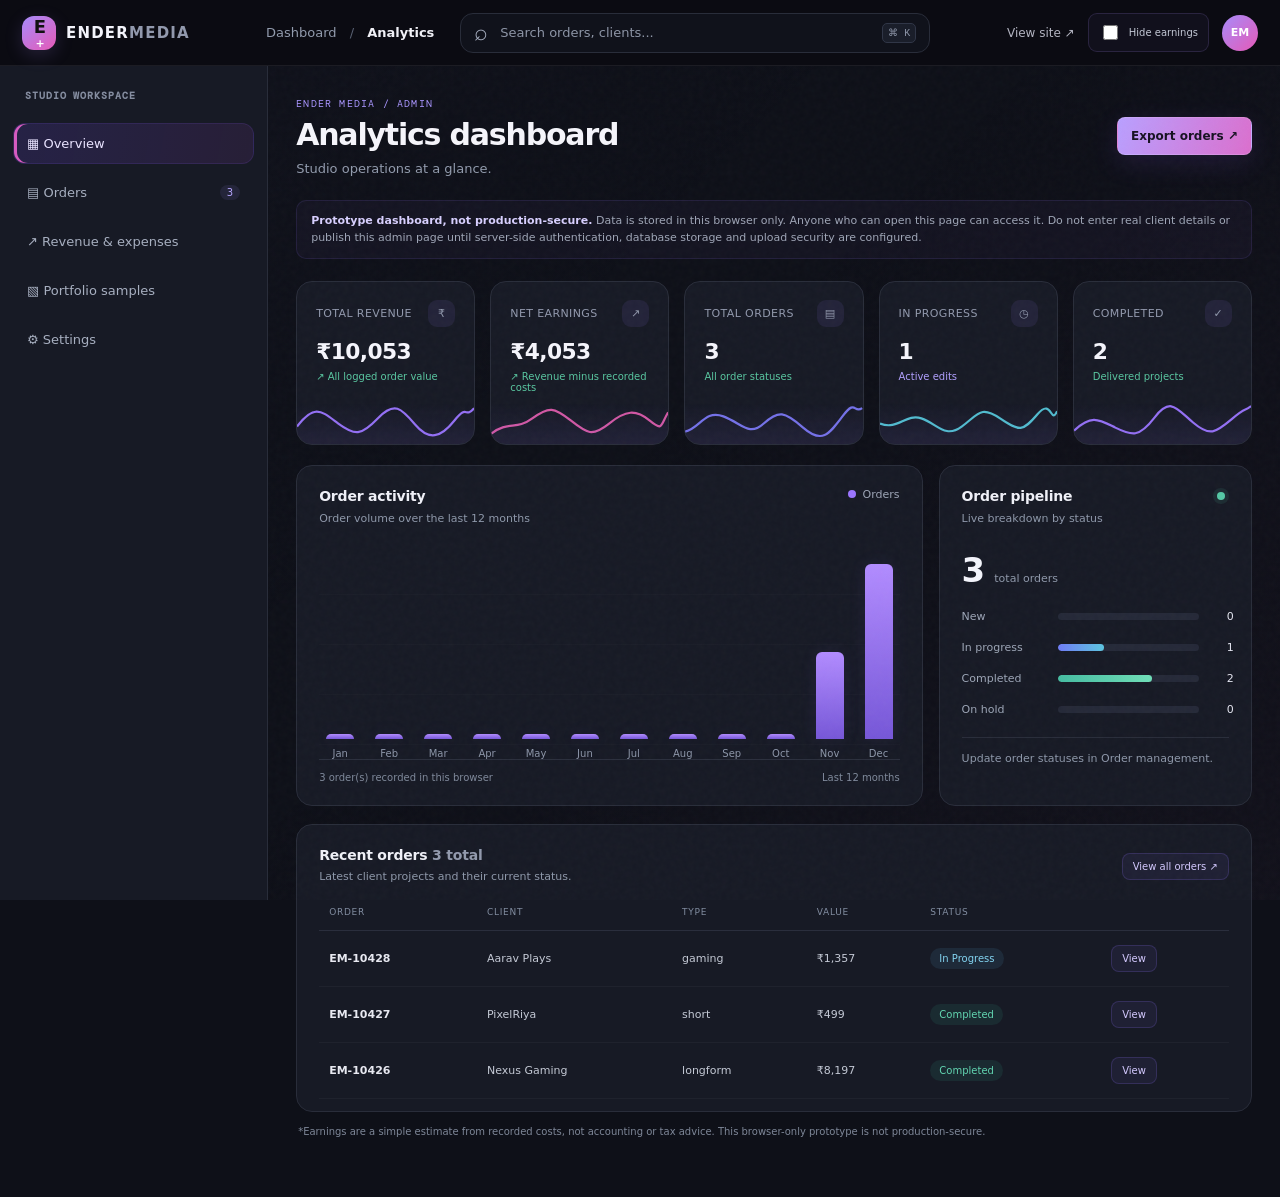
<file: admin.html>
<!doctype html><html lang="en"><head><meta charset="utf-8"><meta name="viewport" content="width=device-width,initial-scale=1"><title>Studio dashboard — Ender Media</title><link rel="stylesheet" href="styles.css"><style>.mini-btn{background:#242438;border:1px solid #3a3b50;color:#d6ceff;border-radius:5px;padding:6px 8px;font-size:9px;cursor:pointer}.expense-input,.allorders select{background:#0b0c12;color:white;border:1px solid #303241;padding:6px;border-radius:5px;width:80px}.detail-grid{display:grid;grid-template-columns:1fr 1fr;gap:10px}.detail-grid p{margin:0;padding:10px;background:#0b0c12;border-radius:7px}.detail-grid small,.detail-grid b{display:block}.detail-grid small{font-size:9px;color:#85899b;margin-bottom:6px}.detail-grid b{font-size:11px;overflow-wrap:anywhere}.modal{position:fixed;inset:0;background:#000b;z-index:30;display:grid;place-items:center;padding:18px}.modal[hidden]{display:none}.modalbox{width:min(700px,100%);max-height:85vh;overflow:auto;background:#11131c;border:1px solid #38394b;border-radius:12px;padding:24px}.modalhead{display:flex;justify-content:space-between;align-items:center;margin-bottom:20px}.modalhead button{background:none;border:0;color:white;font-size:22px;cursor:pointer}.sample-admin{display:flex;align-items:center;gap:12px;border-bottom:1px solid var(--line);padding:12px 0;font-size:11px}.sample-admin small{color:var(--muted);flex:1}.allorders select{width:100px}.chartfake{height:130px;display:flex;align-items:end;gap:10px;padding:10px 0 0;border-bottom:1px solid var(--line)}.chartfake i{flex:1;background:linear-gradient(#a78bfa,#a78bfa22);border-radius:5px 5px 0 0;min-height:12px}.admin-content[hidden]{display:none!important}</style>
<style>
/* Premium dashboard refinement */
body:has(.admin-layout){background:radial-gradient(ellipse at 78% 0%,#24183b 0%,#0b0c12 42%);color:#f6f4ff}
body:has(.admin-layout) .nav{background:#0b0c12e8;backdrop-filter:blur(18px);border-bottom:1px solid #ffffff12}
.admin-layout{grid-template-columns:238px minmax(0,1fr)}
.sidebar{background:linear-gradient(180deg,#11111b,#0b0c12);padding:28px 15px}
.sidebar small{display:block;padding:10px 12px 16px;color:#8c86a7}
.side-link{padding:13px 14px;border:1px solid transparent;transition:background .2s,border-color .2s,transform .2s}
.side-link:hover{transform:translateX(2px);border-color:#a78bfa20}
.side-link.active{background:linear-gradient(100deg,#a78bfa22,#6de7e008);border-color:#a78bfa38;box-shadow:inset 3px 0 #a78bfa;color:#f0eaff}
.admin-main{padding:38px clamp(18px,3vw,42px)}
.admin-head{align-items:flex-start}
.admin-head h1{font-size:clamp(30px,3vw,42px);letter-spacing:-1.8px;background:linear-gradient(100deg,#fff,#c6b4ff 70%,#8fe8ee);-webkit-background-clip:text;background-clip:text;color:transparent}
.admin-head .eyebrow{margin-bottom:10px}
.stat,.panel{background:linear-gradient(145deg,#171824eF,#101119f7);border-color:#ffffff12;box-shadow:0 14px 45px #00000015;transition:transform .22s,border-color .22s,box-shadow .22s}
.stat:hover{transform:translateY(-3px);border-color:#a78bfa4a;box-shadow:0 18px 48px #00000028}
.stat span{font-size:11px}
.stat strong{font-size:clamp(23px,2.2vw,31px);margin:15px 0 9px}
.panel{padding:23px;border-radius:15px}
.panel h3{font-size:14px}
table{font-size:11px}
th{font-size:9px;letter-spacing:.08em;padding:14px 10px}
td{padding:15px 10px}
.mini-btn{padding:8px 11px;border-radius:7px;background:#a78bfa12;border-color:#a78bfa38;color:#e6dcff;transition:all .2s}
.mini-btn:hover{background:#a78bfa2c;border-color:#a78bfa88;transform:translateY(-1px)}
.btn{box-shadow:0 8px 28px #8b5cf622}
.toggle{padding:10px 13px;border:1px solid #a78bfa2b;border-radius:9px;background:#a78bfa0b;min-height:36px}
.toggle input{width:15px;height:15px}
.hiddenmoney .money{filter:blur(9px);opacity:.55;transition:filter .2s;user-select:none}
.hiddenmoney .money:hover{filter:blur(12px)}
.hiddenmoney .stat strong.money::after{content:'HIDDEN';font:9px 'DM Mono';letter-spacing:1px;color:#b9a5ff;filter:none;display:inline-block;margin-left:10px;vertical-align:middle}
.modal{backdrop-filter:blur(9px)}
.modalbox{border-radius:18px;box-shadow:0 30px 100px #0009;background:linear-gradient(145deg,#191a28,#0f1017);border-color:#a78bfa38}
.modalhead button{width:36px;height:36px;border:1px solid #ffffff20;border-radius:9px;background:#ffffff08;transition:all .2s}
.modalhead button:hover{background:#ff77771b;border-color:#ff777766;color:#ffb0b0}
.detail-grid p{background:#0c0d14;border:1px solid #ffffff0c}
.demo-note{border-radius:11px}
@media(max-width:850px){.admin-layout{grid-template-columns:1fr}.admin-main{padding:22px}.sidebar{padding:10px}.side-link{flex-shrink:0}}
</style>

<style>
/* Analytics reference redesign — Ender Media */
:root{--dash-bg:#0e1018;--dash-card:#171a25;--dash-line:#272b39;--dash-muted:#929bad;--dash-purple:#9272ff;--dash-pink:#e65ab7;--dash-cyan:#58c9df}
body:has(.admin-layout){margin:0;background:var(--dash-bg);color:#f3f4fb;font-family:Inter,ui-sans-serif,system-ui,-apple-system,"Segoe UI",sans-serif}
.dashboard-topbar{height:66px;box-sizing:border-box;position:sticky;top:0;z-index:20;display:flex;align-items:center;gap:26px;padding:0 22px;background:#171a25;border-bottom:1px solid #292d3a;box-shadow:none}
.dashboard-topbar .brand{flex:0 0 218px;min-width:180px;gap:10px;font-size:15px}
.dashboard-topbar .brandmark{width:34px;height:34px;border-radius:12px;background:linear-gradient(140deg,#a78bfa,#e65ab7);box-shadow:0 5px 18px #a78bfa2b}
.crumbs{white-space:nowrap;color:#929bad;font-size:13px}.crumbs span{padding:0 9px;color:#596173}.crumbs b{color:#f1f1f7;font-weight:600}
.dashboard-search{display:flex;align-items:center;gap:10px;max-width:470px;flex:1;height:40px;padding:0 13px;border:1px solid #292d3a;border-radius:13px;background:#10121b;color:#a7afc0}.dashboard-search>span{font-size:23px;line-height:1}.dashboard-search input{width:100%;min-width:0;border:0;outline:0;background:transparent;color:#f4f5fc;font:inherit;font-size:13px}.dashboard-search input::placeholder{color:#8d95a6}.dashboard-search kbd{white-space:nowrap;font-size:10px;color:#8e96a9;border:1px solid #303647;border-radius:5px;padding:3px 5px;background:#1a1e2a}
.dashboard-topbar .navright{margin-left:auto;display:flex;align-items:center;gap:13px}.dashboard-topbar .textlink{font-size:12px;white-space:nowrap}.dashboard-topbar .toggle{font-size:10px;white-space:nowrap;padding:8px 10px;min-height:0}.avatar{display:grid;place-items:center;width:36px;height:36px;border-radius:50%;font-size:11px;font-weight:800;background:linear-gradient(135deg,#a78bfa,#e65ab7);color:#fff}
.admin-layout{display:block!important;min-height:calc(100vh - 66px)}
.sidebar{position:fixed;z-index:15;left:0;top:66px;bottom:0;width:268px;box-sizing:border-box;overflow:auto;padding:23px 13px;background:#171a25;border-right:1px solid #292d3a;display:flex;flex-direction:column;gap:4px}
.sidebar small{padding:0 12px 13px;color:#858da0;font-size:10px;font-weight:700;letter-spacing:.09em}
.side-link{display:flex;align-items:center;gap:12px;width:100%;box-sizing:border-box;padding:12px 13px;border-radius:12px;text-align:left;background:transparent;color:#a7afc0;border:1px solid transparent;font-size:13px;transition:background .18s,color .18s,border .18s;cursor:pointer}
.side-link:hover{transform:none;background:#ffffff07;border-color:#ffffff0a;color:#fff}.side-link.active{background:linear-gradient(100deg,#6d4de72c,#b44bd41b);border-color:#7754e326;box-shadow:inset 3px 0 #d65bc0;color:#e9e3ff}
.side-link span{margin-left:auto;font-size:10px;color:#b7a6ff;background:#a78bfa19;border-radius:20px;padding:2px 7px}
.admin-main{margin-left:268px;padding:31px clamp(20px,2.2vw,38px) 45px;max-width:1800px}
.admin-head{display:flex;align-items:center;justify-content:space-between;gap:20px;margin:0 0 24px}.admin-head .eyebrow{font-size:10px;letter-spacing:.12em;color:#a995ff;margin-bottom:8px}.admin-head h1{font-size:30px;line-height:1.15;letter-spacing:-1.2px;background:none;color:#f5f5fb;-webkit-text-fill-color:currentColor;margin:0 0 8px}.admin-head p{margin:0;color:#929bad;font-size:13px}.admin-head .btn{flex-shrink:0}
.demo-note{font-size:11px;line-height:1.6;padding:11px 14px;margin-bottom:22px;border:1px solid #6d5bc52b;background:#a78bfa0a;color:#9fa6b7;border-radius:10px}.demo-note b{color:#d8d0ff}
.analytics-stats{display:grid;grid-template-columns:repeat(5,minmax(0,1fr));gap:15px;margin-bottom:20px}
.analytics-stats .stat{position:relative;overflow:hidden;min-width:0;min-height:164px;padding:18px 19px 12px;background:#171a25;border:1px solid #292d3a;border-radius:16px;box-shadow:none}
.analytics-stats .stat:hover{transform:translateY(-2px);background:#1a1d2a;border-color:#45405f;box-shadow:0 10px 30px #0002}
.stat-label{display:flex;justify-content:space-between;align-items:center;gap:8px;color:#9ca5b6;font-size:11px;text-transform:uppercase;letter-spacing:.035em}.stat-icon{display:grid;place-items:center;width:27px;height:27px;border-radius:9px;background:#9a7bff17;color:#b7a4ff;font-size:14px}
.analytics-stats .stat strong{display:block;margin:12px 0 7px;font-size:clamp(21px,1.7vw,28px);font-weight:700;letter-spacing:-.6px;color:#f5f5fc;white-space:nowrap;overflow:hidden;text-overflow:ellipsis}
.analytics-stats .stat small{display:block;position:relative;z-index:2;font-size:10px;color:#8e98aa}.stat-trend.positive{color:#59c7a1!important}.stat-trend.neutral{color:#b1a0ff!important}
.sparkline{position:absolute;left:0;right:0;bottom:0;height:43px;opacity:.95;pointer-events:none}.sparkline:after{content:"";position:absolute;inset:0;background:linear-gradient(0deg,#9272ff18,transparent)}.sparkline svg{width:100%;height:100%;overflow:visible}.sparkline path{fill:none;stroke:#9b75ff;stroke-width:2.2;vector-effect:non-scaling-stroke}.sparkline.pink path{stroke:#df5ba9}.sparkline.blue path{stroke:#7977f3}.sparkline.cyan path{stroke:#53c8d8}
.analytics-grid{display:grid;grid-template-columns:minmax(0,1.8fr) minmax(270px,.9fr);gap:16px;margin-bottom:18px}
.panel{padding:22px;background:#171a25;border:1px solid #292d3a;border-radius:16px;box-shadow:none}.panel h3{margin:0;color:#f0f1f8;font-size:14px;font-weight:650;letter-spacing:-.2px}.panel .hint{font-size:11px;line-height:1.6;color:#8e98aa}.panel-title-row{display:flex;justify-content:space-between;align-items:flex-start;gap:12px;margin-bottom:18px}.panel-title-row .hint{margin:6px 0 0}.chart-legend{display:flex;align-items:center;gap:7px;color:#9fa7b8;font-size:11px}.chart-legend i{width:8px;height:8px;border-radius:50%;background:#9b75ff}
.order-chart{height:215px;display:flex;align-items:stretch;gap:clamp(5px,1vw,14px);padding:12px 3px 0;border-bottom:1px solid #2b2f3d;background:repeating-linear-gradient(to bottom,transparent 0,transparent 49px,#ffffff08 50px)}
.chart-month{flex:1;min-width:0;display:flex;flex-direction:column;align-items:center;justify-content:flex-end;gap:9px;color:#8d96a9;font-size:10px}.chart-month .bar-stack{width:min(100%,28px);height:175px;display:flex;align-items:flex-end;justify-content:center}.chart-month .bar-value{width:100%;min-height:4px;border-radius:6px 6px 0 0;background:linear-gradient(180deg,#b28cff,#7657d8);box-shadow:0 0 18px #9473ff17;transition:height .3s}.chart-month .bar-value:hover{filter:brightness(1.25)}
.chart-foot{display:flex;justify-content:space-between;gap:12px;margin-top:12px;color:#7f899b;font-size:10px}
.pipeline-total{display:flex;align-items:baseline;gap:10px;padding:5px 0 20px}.pipeline-total strong{font-size:34px;letter-spacing:-1px}.pipeline-total span{font-size:11px;color:#8f98aa}
.pipeline-bars{display:flex;flex-direction:column;gap:18px}.pipeline-panel .barrow{display:grid;grid-template-columns:86px minmax(40px,1fr) 20px;align-items:center;gap:10px;margin:0;font-size:11px;color:#9da6b7}.pipeline-panel .barrow b{font-size:11px;color:#e5e6f1;text-align:right}.pipeline-panel .bar{height:7px;background:#252938;border-radius:10px;overflow:hidden}.pipeline-panel .bar i{display:block;height:100%;border-radius:10px;background:linear-gradient(90deg,#9272ff,#e65ab7);transition:width .3s}
.pipeline-panel .barrow:nth-child(2) .bar i{background:linear-gradient(90deg,#6f7cf7,#5cc5df)}.pipeline-panel .barrow:nth-child(3) .bar i{background:linear-gradient(90deg,#45bca1,#70dfb8)}.pipeline-panel .barrow:nth-child(4) .bar i{background:linear-gradient(90deg,#e5a95c,#e65ab7)}.status-dot{width:8px;height:8px;background:#55c8a5;border-radius:50%;box-shadow:0 0 0 4px #55c8a51a;margin:4px 4px 0}
.pipeline-foot{border-top:1px solid #292d3a;padding-top:12px;margin:21px 0 0}
.recent-panel{padding:22px 22px 12px}.recent-panel .panel-title-row{align-items:center;margin-bottom:8px}.recent-panel .panel-title-row .hint{margin-top:5px}.recent-panel .table-wrap{overflow-x:auto}
table{width:100%;border-collapse:collapse;font-size:11px}th{font-size:9px;letter-spacing:.08em;color:#828da1;text-align:left;border-bottom:1px solid #2a2e3d;padding:13px 10px}td{padding:14px 10px;border-bottom:1px solid #ffffff09;color:#c4c9d5}tbody tr:hover{background:#ffffff04}td b{color:#e8e9f1;font-weight:600}
.status{display:inline-flex;align-items:center;border-radius:20px;padding:5px 9px;font-size:10px;background:#9272ff16;color:#c4b5fd}.status.completed{background:#39c69a18;color:#62d5b1}.status.progress{background:#56b8e51a;color:#83d4f1}
.mini-btn{font-size:10px;padding:7px 10px;border-radius:8px;background:#9272ff12;border:1px solid #9272ff30;color:#d4c9ff;cursor:pointer;white-space:nowrap}.mini-btn:hover{background:#9272ff24;border-color:#9272ff60}
.earnings-note{margin:12px 2px;color:#7e8798;font-size:10px}.toggle{color:#c3c8d5}
.hiddenmoney .money{filter:blur(8px);opacity:.5;user-select:none}.hiddenmoney input[type="number"],.hiddenmoney .expense-input{filter:blur(7px)}.hiddenmoney .stat strong.money::after{content:"HIDDEN";font:9px ui-monospace,monospace;letter-spacing:1px;color:#c0afff;filter:none;display:inline-block;margin-left:8px;vertical-align:middle}
.admin-content[hidden]{display:none!important}
@media(max-width:1200px){.analytics-stats{grid-template-columns:repeat(3,minmax(0,1fr))}.analytics-grid{grid-template-columns:minmax(0,1.4fr) minmax(250px,1fr)}.dashboard-topbar .brand{flex-basis:190px}.crumbs{display:none}}
@media(max-width:900px){.sidebar{width:205px}.admin-main{margin-left:205px;padding:22px 16px}.dashboard-topbar{gap:12px;padding:0 14px}.dashboard-topbar .brand{flex-basis:auto;min-width:0}.dashboard-topbar .brand>span:last-child{display:none}.dashboard-topbar .navright .textlink{display:none}.analytics-grid{grid-template-columns:1fr}.analytics-stats{grid-template-columns:repeat(2,minmax(0,1fr))}}
@media(max-width:620px){.dashboard-topbar{height:auto;min-height:66px;flex-wrap:wrap;padding:10px 12px}.dashboard-topbar .brand{flex:0 0 auto}.dashboard-search{order:3;flex-basis:100%;max-width:none;height:36px}.dashboard-topbar .navright{gap:8px}.dashboard-topbar .toggle{font-size:0;padding:8px}.dashboard-topbar .toggle input{margin:0}.avatar{display:none}.sidebar{position:relative;top:auto;bottom:auto;width:auto;display:flex;flex-direction:row;overflow-x:auto;padding:8px;gap:5px;border-right:0;border-bottom:1px solid #292d3a}.sidebar small{display:none}.side-link{width:auto;white-space:nowrap;flex-shrink:0;padding:10px;font-size:11px}.admin-main{margin-left:0;padding:20px 12px}.admin-head h1{font-size:26px}.admin-head{align-items:flex-start}.admin-head .btn{font-size:10px}.analytics-stats{grid-template-columns:repeat(2,minmax(0,1fr));gap:10px}.analytics-stats .stat{padding:14px;min-height:150px}.analytics-stats .stat strong{font-size:21px}.panel{padding:16px}.order-chart{height:190px;gap:4px}.chart-month .bar-stack{height:150px}.chart-month{font-size:9px}.demo-note{font-size:10px}.recent-panel .panel-title-row{align-items:flex-start}.pipeline-panel .barrow{grid-template-columns:75px minmax(40px,1fr) 18px}}
.finance-save-row{display:flex;align-items:center;flex-wrap:wrap;gap:16px;margin-top:14px}.finance-save-row b{color:#e5dcff;font-weight:650}
</style>
</head><body><div class="noise"></div><header class="nav dashboard-topbar"><a class="brand" href="index.html"><span class="brandmark">E<span>+</span></span><span>ENDER<span class="muted">MEDIA</span></span></a><div class="crumbs">Dashboard <span>/</span> <b id="topbarCrumb">Analytics</b></div><div class="dashboard-search"><span>⌕</span><input id="dashboardSearch" type="search" placeholder="Search orders, clients..." aria-label="Search orders and clients"><kbd>⌘ K</kbd></div><div class="navright"><a class="textlink" href="index.html">View site ↗</a><label class="toggle"><input id="privacyToggle" type="checkbox"> Hide earnings</label><span class="avatar">EM</span></div></header><div id="adminApp" class="admin-layout"><aside class="sidebar"><small>STUDIO WORKSPACE</small><button class="side-link active" data-go="overview">▦ Overview</button><button class="side-link" data-go="orders">▤ Orders <span id="ordersCount"></span></button><button class="side-link" data-go="finance">↗ Revenue & expenses</button><button class="side-link" data-go="samples">▧ Portfolio samples</button><button class="side-link" data-go="settings">⚙ Settings</button></aside><main class="admin-main"><div class="admin-head"><div><div class="eyebrow">ENDER MEDIA / ADMIN</div><h1 id="adminTitle">Overview</h1><p>Studio operations at a glance.</p></div><button class="btn btn-small" id="exportOrders">Export orders ↗</button></div><div class="demo-note"><b>Prototype dashboard, not production-secure.</b> Data is stored in this browser only. Anyone who can open this page can access it. Do not enter real client details or publish this admin page until server-side authentication, database storage and upload security are configured.</div>
<section class="admin-content" data-section="overview">
<div class="stats analytics-stats">
<div class="stat"><div class="stat-label"><span>Total revenue</span><span class="stat-icon">₹</span></div><strong class="money" id="statRevenue">₹0</strong><small class="stat-trend positive">↗ All logged order value</small><div class="sparkline purple"><svg viewBox="0 0 180 42" preserveAspectRatio="none"><path d="M0 25 C18 2 25 10 42 22 S65 34 82 17 S106 7 120 23 S146 36 160 19 S170 18 180 7" /></svg></div></div>
<div class="stat"><div class="stat-label"><span>Net earnings</span><span class="stat-icon">↗</span></div><strong class="money" id="statProfit">₹0</strong><small class="stat-trend positive">↗ Revenue minus recorded costs</small><div class="sparkline pink"><svg viewBox="0 0 180 42" preserveAspectRatio="none"><path d="M0 32 C18 19 25 29 42 17 S64 6 81 19 S103 35 120 22 S147 8 161 19 S172 24 180 11" /></svg></div></div>
<div class="stat"><div class="stat-label"><span>Total orders</span><span class="stat-icon">▤</span></div><strong id="statOrders">0</strong><small class="stat-trend positive">All order statuses</small><div class="sparkline blue"><svg viewBox="0 0 180 42" preserveAspectRatio="none"><path d="M0 30 C15 27 20 8 39 15 S65 35 80 22 S101 10 120 26 S146 33 160 15 S171 13 180 7" /></svg></div></div>
<div class="stat"><div class="stat-label"><span>In progress</span><span class="stat-icon">◷</span></div><strong id="statProgress">0</strong><small class="stat-trend neutral">Active edits</small><div class="sparkline cyan"><svg viewBox="0 0 180 42" preserveAspectRatio="none"><path d="M0 22 C18 29 26 12 42 17 S66 37 83 25 S102 4 122 17 S145 30 160 13 S173 24 180 10" /></svg></div></div>
<div class="stat"><div class="stat-label"><span>Completed</span><span class="stat-icon">✓</span></div><strong id="statCompleted">0</strong><small class="stat-trend positive">Delivered projects</small><div class="sparkline purple"><svg viewBox="0 0 180 42" preserveAspectRatio="none"><path d="M0 29 C18 13 25 18 42 26 S66 36 82 16 S104 7 121 21 S144 31 160 18 S172 11 180 5" /></svg></div></div>
</div>
<div class="analytics-grid">
<div class="panel chart-panel"><div class="panel-title-row"><div><h3>Order activity</h3><p class="hint">Order volume over the last 12 months</p></div><span class="chart-legend"><i></i> Orders</span></div><div id="orderTrendChart" class="order-chart" aria-label="Monthly order volume chart"></div><div class="chart-foot"><span id="orderTrendNote">Based on orders saved in this browser</span><span>Last 12 months</span></div></div>
<div class="panel pipeline-panel"><div class="panel-title-row"><div><h3>Order pipeline</h3><p class="hint">Live breakdown by status</p></div><span class="status-dot"></span></div><div class="pipeline-total"><strong id="pipelineTotal">0</strong><span>total orders</span></div><div class="pipeline-bars"><div class="barrow"><span>New</span><div class="bar"><i id="barNew" style="width:0%"></i></div><b id="countNew">0</b></div><div class="barrow"><span>In progress</span><div class="bar"><i id="barProgress" style="width:0%"></i></div><b id="countProgress">0</b></div><div class="barrow"><span>Completed</span><div class="bar"><i id="barCompleted" style="width:0%"></i></div><b id="countCompleted">0</b></div><div class="barrow"><span>On hold</span><div class="bar"><i id="barHold" style="width:0%"></i></div><b id="countHold">0</b></div></div><p class="hint pipeline-foot">Update order statuses in Order management.</p></div>
</div>
<div class="panel recent-panel"><div class="panel-title-row"><div><h3>Recent orders <span id="recentCount" class="muted"></span></h3><p class="hint">Latest client projects and their current status.</p></div><button class="mini-btn" data-go="orders">View all orders ↗</button></div><div class="table-wrap"><table><thead><tr><th>ORDER</th><th>CLIENT</th><th>TYPE</th><th>VALUE</th><th>STATUS</th><th></th></tr></thead><tbody id="orderRows"></tbody></table></div></div>
<p class="hint earnings-note">*Earnings are a simple estimate from recorded costs, not accounting or tax advice. This browser-only prototype is not production-secure.</p>
</section>
<section class="admin-content" data-section="orders" hidden><div class="panel"><h3>All orders & status management</h3><p class="hint">Change status or record direct costs against each order. Open details to review the brief and contact fields.</p><div class="table-wrap allorders"><table><thead><tr><th>ID</th><th>Client</th><th>Email</th><th>Price</th><th>Status</th><th>Cost</th><th></th></tr></thead><tbody id="allOrderRows"></tbody></table></div></div></section>
<section class="admin-content" data-section="finance" hidden><div class="stats"><div class="stat"><span>Gross revenue</span><strong class="money" id="financeRevenue">₹0</strong><small>Sum of order values</small></div><div class="stat"><span>Order expenses</span><strong class="money" id="financeCosts">₹0</strong><small>Direct costs on orders</small></div><div class="stat"><span>Studio expenses</span><strong class="money" id="studioCosts">₹0</strong><small>Monthly running costs</small></div><div class="stat"><span>Estimated net</span><strong class="money" id="financeNet">₹0</strong><small>Before taxes / unpaid balances</small></div></div><div class="panel"><h3>Record monthly studio expenses</h3><div class="field-grid"><div class="field"><label for="costRent">Rent / workspace (₹)</label><input type="number" id="costRent" min="0"></div><div class="field"><label for="costTools">Software / tools (₹)</label><input type="number" id="costTools" min="0"></div><div class="field"><label for="costOther">Other expenses (₹)</label><input type="number" id="costOther" min="0"></div></div><div class="finance-save-row"><button class="btn btn-small" id="saveCosts">Save expenses</button><span class="hint">Monthly total: <b id="costTotal" class="money">₹0</b></span><span id="costSaveMsg" class="hint"></span></div></div></section>
<section class="admin-content" data-section="samples" hidden><div class="panel"><h3>Manage portfolio samples</h3><p class="hint">Add public video links or sample entries. In this prototype, local file uploads are not hosted, so use an accessible URL. Production version should upload media to private/public object storage.</p><div class="field-grid"><div class="field"><label for="sampleName">Sample title</label><input id="sampleName" placeholder="Minecraft cinematic edit"></div><div class="field"><label for="sampleCategory">Category</label><select id="sampleCategory"><option>Gaming</option><option>Short-form</option><option>YouTube</option><option>Motion graphics</option><option>Other</option></select></div></div><div class="field"><label for="sampleUrl">Video URL</label><input id="sampleUrl" type="url" placeholder="https://..."></div><button class="btn btn-small" id="addSample">Add sample ↗</button><span id="sampleMsg" class="hint"></span><div style="margin-top:22px" id="samplesList"></div></div></section>
<section class="admin-content" data-section="settings" hidden>
<div class="panel contact-settings-panel"><h3>Contact &amp; chat support</h3><p class="hint">Manage the public contact buttons and floating support widget.</p>
<div class="field-grid">
<div class="field"><label for="contactInstagram">Instagram profile URL</label><input id="contactInstagram" type="url" placeholder="https://instagram.com/yourhandle"></div>
<div class="field"><label for="contactDiscord">Discord invite URL</label><input id="contactDiscord" type="url" placeholder="https://discord.gg/yourinvite"></div>
<div class="field"><label for="contactGmail">Gmail / support email</label><input id="contactGmail" type="email" placeholder="you@gmail.com"></div>
<div class="field"><label for="contactWhatsApp">WhatsApp number (country code, digits only)</label><input id="contactWhatsApp" inputmode="numeric" placeholder="919821427702"></div></div>
<div class="field"><label for="chatGreeting">Chat widget greeting</label><input id="chatGreeting" maxlength="180" placeholder="Hey! Need help with a project?"></div>
<label class="toggle" style="display:inline-flex;align-items:center;gap:8px;margin:10px 0 16px"><input id="chatEnabled" type="checkbox" checked> Show chat support widget on the website</label>
<div class="finance-save-row"><button class="btn btn-small" id="saveContacts">Save contact settings</button><span id="contactSaveMsg" class="hint" aria-live="polite"></span></div>
<p class="hint">Prototype note: settings are saved in this browser only. To update the live site for every visitor, connect a shared database/backend before launch.</p></div>
<div class="panel"><h3>Studio settings</h3><p class="hint">Production checklist</p><ul class="price-list"><li>Configure secure admin authentication and role-based access.</li><li>Connect a server database for clients, orders, expenses and contact settings.</li><li>Use object storage for uploads, with file-size/type checks.</li><li>Configure email notifications and order confirmation.</li><li>Back up financial records and define who can view them.</li></ul><button class="btn btn-ghost" onclick="location.href='pricing.html'">Review public pricing ↗</button></div>
</section></main></div>
<div class="modal" id="detailModal" hidden><div class="modalbox"><div class="modalhead"><h3 style="margin:0">Order details</h3><button id="closeModal" type="button" aria-label="Close order details" title="Close">×</button></div><div id="detailBody"></div></div></div><script src="app.js"></script><script>
// Keep finance cards in sync with the same demo data used in overview.
const updateFinance=()=>{const os=JSON.parse(localStorage.getItem('em_orders')||'[]'),cs=JSON.parse(localStorage.getItem('em_costs')||'[2000,500,1500]'),r=os.reduce((s,o)=>s+Number(o.price||0),0),direct=os.reduce((s,o)=>s+Number(o.expense||0),0),studio=cs.reduce((s,n)=>s+Number(n||0),0);[['financeRevenue',r],['financeCosts',direct],['studioCosts',studio],['financeNet',r-direct-studio]].forEach(([id,n])=>{const el=document.getElementById(id);if(el)el.textContent='₹'+n.toLocaleString('en-IN')})};setInterval(updateFinance,500);updateFinance();
</script></body></html>
</file>
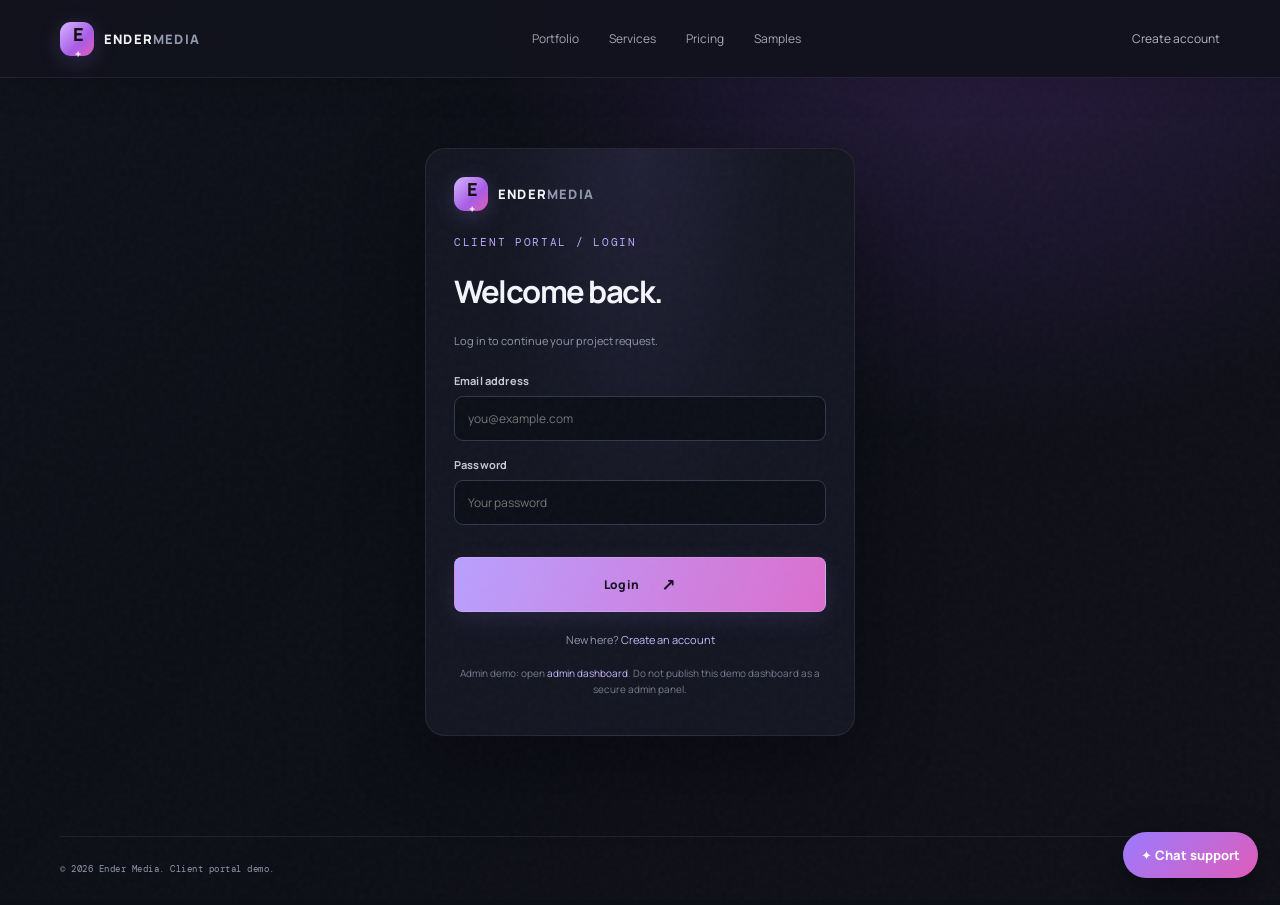
<file: login.html>
<!doctype html><html lang="en"><head><meta charset="utf-8"><meta name="viewport" content="width=device-width,initial-scale=1"><meta name="theme-color" content="#11131d"><title>Client login — Ender Media</title><link rel="stylesheet" href="styles.css"></head><body><div class="noise"></div><header class="nav"><a class="brand" href="index.html"><span class="brandmark">E<span>+</span></span><span>ENDER<span class="muted">MEDIA</span></span></a><nav><a href="index.html">Portfolio</a><a href="services.html">Services</a><a href="pricing.html">Pricing</a><a href="samples.html">Samples</a></nav><div class="navright"><a class="textlink" href="signup.html">Create account</a></div></header><main class="auth-wrap"><a class="brand" href="index.html"><span class="brandmark">E<span>+</span></span><span>ENDER<span class="muted">MEDIA</span></span></a><div class="form-card"><div class="eyebrow">CLIENT PORTAL / LOGIN</div><h1 style="font-size:31px;letter-spacing:-1.5px">Welcome back.</h1><p class="sub">Log in to continue your project request.</p><form id="loginForm"><div class="field"><label for="email">Email address</label><input id="email" type="email" required autocomplete="email" placeholder="you@example.com"></div><div class="field"><label for="password">Password</label><input id="password" type="password" required autocomplete="current-password" placeholder="Your password"></div><div id="formError" class="error"></div><button class="btn" type="submit">Log in <span>↗</span></button></form><div class="auth-foot">New here? <a href="signup.html" style="color:#c7b8ff">Create an account</a></div></div><p class="hint" style="margin-top:18px;text-align:center">Admin demo: open <a href="admin.html" style="color:#c7b8ff">admin dashboard</a>. Do not publish this demo dashboard as a secure admin panel.</p></main><footer class="footer wrap"><small>© 2026 Ender Media. Client portal demo.</small></footer><script src="app.js"></script></body></html>
</file>
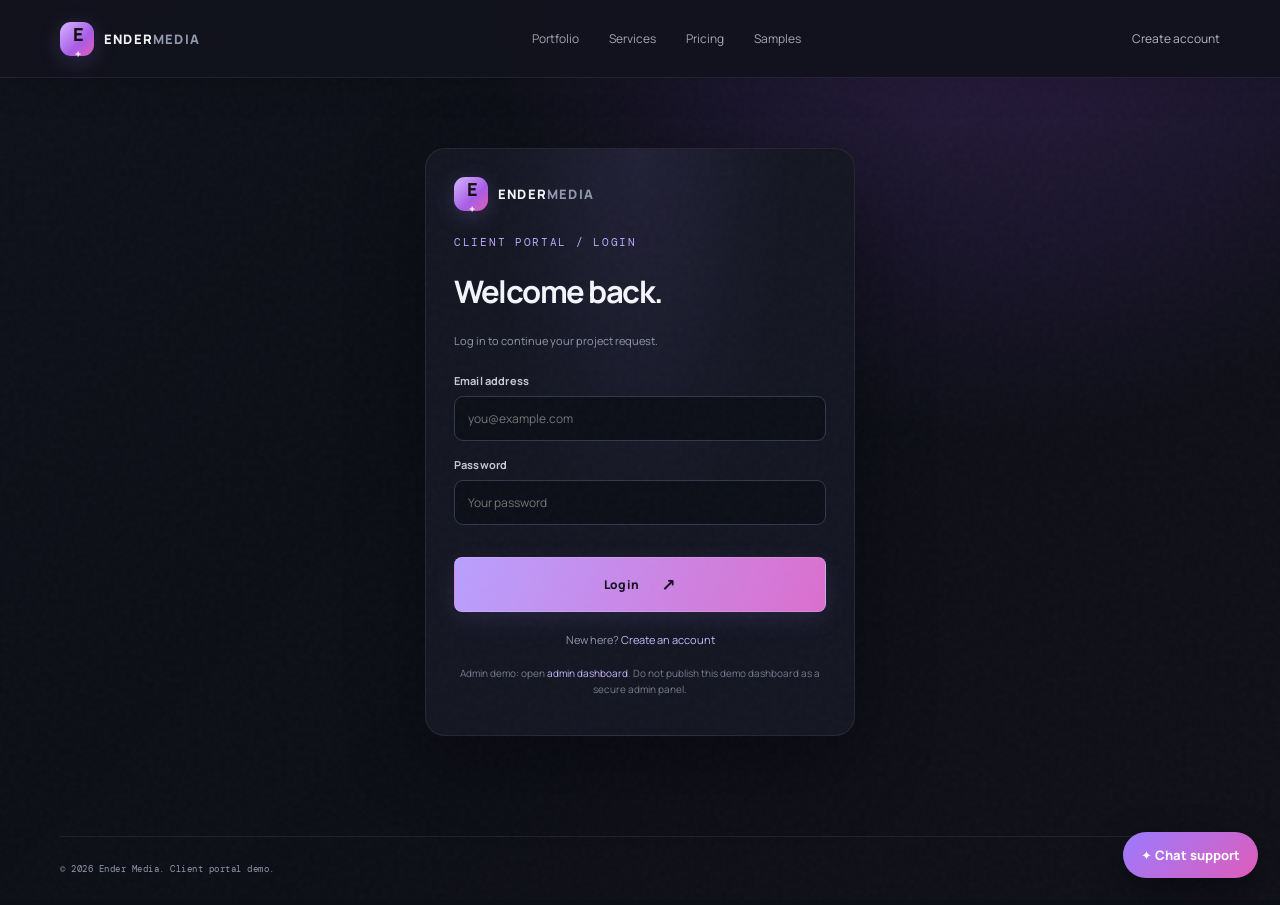
<file: order.html>
<!doctype html><html lang="en"><head><meta charset="utf-8"><meta name="viewport" content="width=device-width,initial-scale=1"><meta name="theme-color" content="#11131d"><title>Order an edit — Ender Media</title><link rel="stylesheet" href="styles.css"></head><body><div class="noise"></div><header class="nav"><a class="brand" href="index.html"><span class="brandmark">E<span>+</span></span><span>ENDER<span class="muted">MEDIA</span></span></a><nav><a href="index.html">Portfolio</a><a href="services.html">Services</a><a href="pricing.html">Pricing</a><a href="samples.html">Samples</a></nav><div class="navright"><a class="textlink" href="login.html">Client portal</a></div></header><main class="form-shell"><div class="form-top"><div class="eyebrow">PROJECT INTAKE / 02</div><h1>Let's build your edit.</h1><p>Share the footage, references and outcome you have in mind. Your estimate updates as you choose the scope.</p><div class="steps"><span class="step on"></span><span class="step on"></span><span class="step"></span></div></div><form id="orderForm" class="form-card"><h2>Project details</h2><p class="sub">Tell us what we're making.</p><div class="field-grid"><div class="field"><label for="clientName">Name</label><input id="clientName" required></div><div class="field"><label for="clientEmail">Account email</label><input id="clientEmail" type="email" required readonly></div></div><div class="field-grid"><div class="field"><label for="videoType">Video type</label><select id="videoType"><option value="short">Shorts / Reels / TikTok</option><option value="gaming">Gaming montage</option><option value="longform">YouTube long-form</option><option value="motion">Motion graphics / custom</option></select></div><div class="field"><label for="duration">Final clip length</label><select id="duration"><option value="under30">Under 30 seconds — ₹499 base</option><option value="30to60" selected>30–60 seconds — ₹799 base</option><option value="1to3">1–3 minutes — ₹1,499 base</option><option value="3to8">3–8 minutes — ₹2,999 base</option><option value="8plus">8+ minutes — ₹4,999 base</option></select></div></div><div class="field"><label for="tier">Editing complexity</label><select id="tier"><option value="basic">Basic — clean cuts, simple captions</option><option value="advanced" selected>Advanced — motion captions, sound design</option><option value="premium">Premium — complex graphics & storytelling</option></select></div><div class="panel" style="padding:18px;margin-bottom:20px"><span class="hint">CURRENT ESTIMATED PRICE</span><div id="priceEstimate" class="price">₹799</div><span class="hint">Estimate only. Final quote depends on footage, complexity, deadline and agreed scope.</span><input type="hidden" id="priceHidden"></div><div class="field"><label for="references">Reference links</label><textarea id="references" placeholder="Paste YouTube, Google Drive, Dropbox or other reference links. Set access permissions so the editor can view them."></textarea></div><div class="field"><label for="attachments">Upload reference files (demo metadata only)</label><input id="attachments" type="file" multiple accept="image/*,video/*,.pdf,.zip"><span class="hint">Demo records file names only. Real uploads require secure file storage; each file max 5 MB here.</span></div><div class="field"><label for="description">Describe the edit you want</label><textarea id="description" required placeholder="Style, pacing, captions, music, effects, target platform, examples of what you like, things to avoid…"></textarea></div><div class="field-grid"><div class="field"><label for="deadline">Preferred deadline</label><input id="deadline" type="date"></div><div class="field"><label for="discord">Discord username</label><input id="discord" placeholder="username"></div></div><div class="field-grid"><div class="field"><label for="contactEmail">Contact Gmail</label><input id="contactEmail" type="email" required placeholder="you@gmail.com"></div><div class="field"><label for="phone">Phone number</label><input id="phone" type="tel" required pattern="[+0-9() -]{8,20}" placeholder="+91 98765 43210"></div></div><div id="formError" class="error"></div><div class="form-actions"><a class="btn btn-ghost" href="pricing.html">Review pricing</a><button class="btn" type="submit">Submit request <span>↗</span></button></div></form><div id="successBox" class="success" hidden></div></main><footer class="footer wrap"><small>© 2026 Ender Media. Client portal demo.</small></footer><script src="app.js"></script></body></html>
</file>
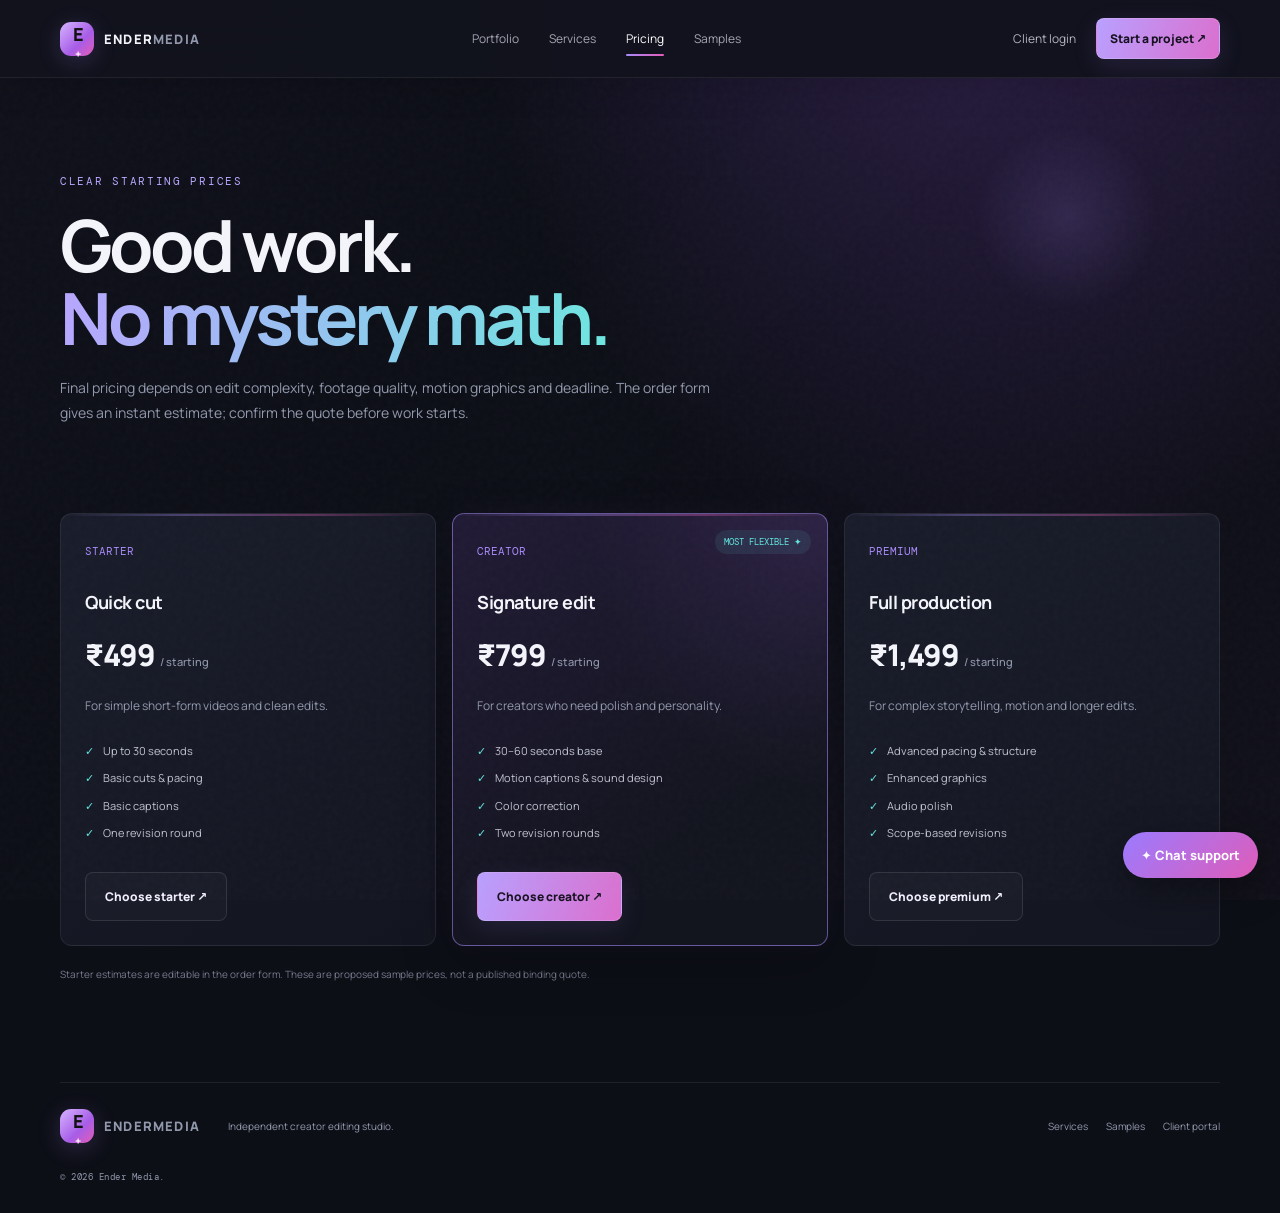
<file: pricing.html>
<!doctype html><html lang="en"><head><meta charset="utf-8"><meta name="viewport" content="width=device-width,initial-scale=1"><meta name="theme-color" content="#11131d"><title>Pricing — Ender Media</title><link rel="stylesheet" href="styles.css"></head><body><div class="noise"></div><header class="nav"><a class="brand" href="index.html"><span class="brandmark">E<span>+</span></span><span>ENDER<span class="muted">MEDIA</span></span></a><nav><a href="index.html">Portfolio</a><a href="services.html">Services</a><a class="active" href="pricing.html">Pricing</a><a href="samples.html">Samples</a></nav><div class="navright"><a class="textlink" href="login.html">Client login</a><a class="btn btn-small" href="signup.html">Start a project ↗</a></div><button class="mobilemenu" id="mobileMenu">☰</button></header><main class="wrap"><section class="page-hero"><div class="eyebrow">CLEAR STARTING PRICES</div><h1>Good work.<br><span class="gradient">No mystery math.</span></h1><p>Final pricing depends on edit complexity, footage quality, motion graphics and deadline. The order form gives an instant estimate; confirm the quote before work starts.</p></section><section class="content-section"><div class="cards"><article class="info-card price-card"><span class="num">STARTER</span><h3>Quick cut</h3><div class="price">₹499 <small>/ starting</small></div><p>For simple short-form videos and clean edits.</p><ul class="price-list"><li>Up to 30 seconds</li><li>Basic cuts & pacing</li><li>Basic captions</li><li>One revision round</li></ul><a class="btn btn-ghost" href="signup.html">Choose starter ↗</a></article><article class="info-card price-card featured"><span class="popular">MOST FLEXIBLE ✦</span><span class="num">CREATOR</span><h3>Signature edit</h3><div class="price">₹799 <small>/ starting</small></div><p>For creators who need polish and personality.</p><ul class="price-list"><li>30–60 seconds base</li><li>Motion captions & sound design</li><li>Color correction</li><li>Two revision rounds</li></ul><a class="btn" href="signup.html">Choose creator ↗</a></article><article class="info-card price-card"><span class="num">PREMIUM</span><h3>Full production</h3><div class="price">₹1,499 <small>/ starting</small></div><p>For complex storytelling, motion and longer edits.</p><ul class="price-list"><li>Advanced pacing & structure</li><li>Enhanced graphics</li><li>Audio polish</li><li>Scope-based revisions</li></ul><a class="btn btn-ghost" href="signup.html">Choose premium ↗</a></article></div><p class="hint" style="margin-top:20px">Starter estimates are editable in the order form. These are proposed sample prices, not a published binding quote.</p></section></main><footer class="footer wrap"><a class="brand" href="index.html"><span class="brandmark">E<span>+</span></span><span>ENDER<span class="muted">MEDIA</span></span></a><span>Independent creator editing studio.</span><div><a href="services.html">Services</a><a href="samples.html">Samples</a><a href="login.html">Client portal</a></div><small>© 2026 Ender Media.</small></footer><script src="app.js"></script></body></html>
</file>
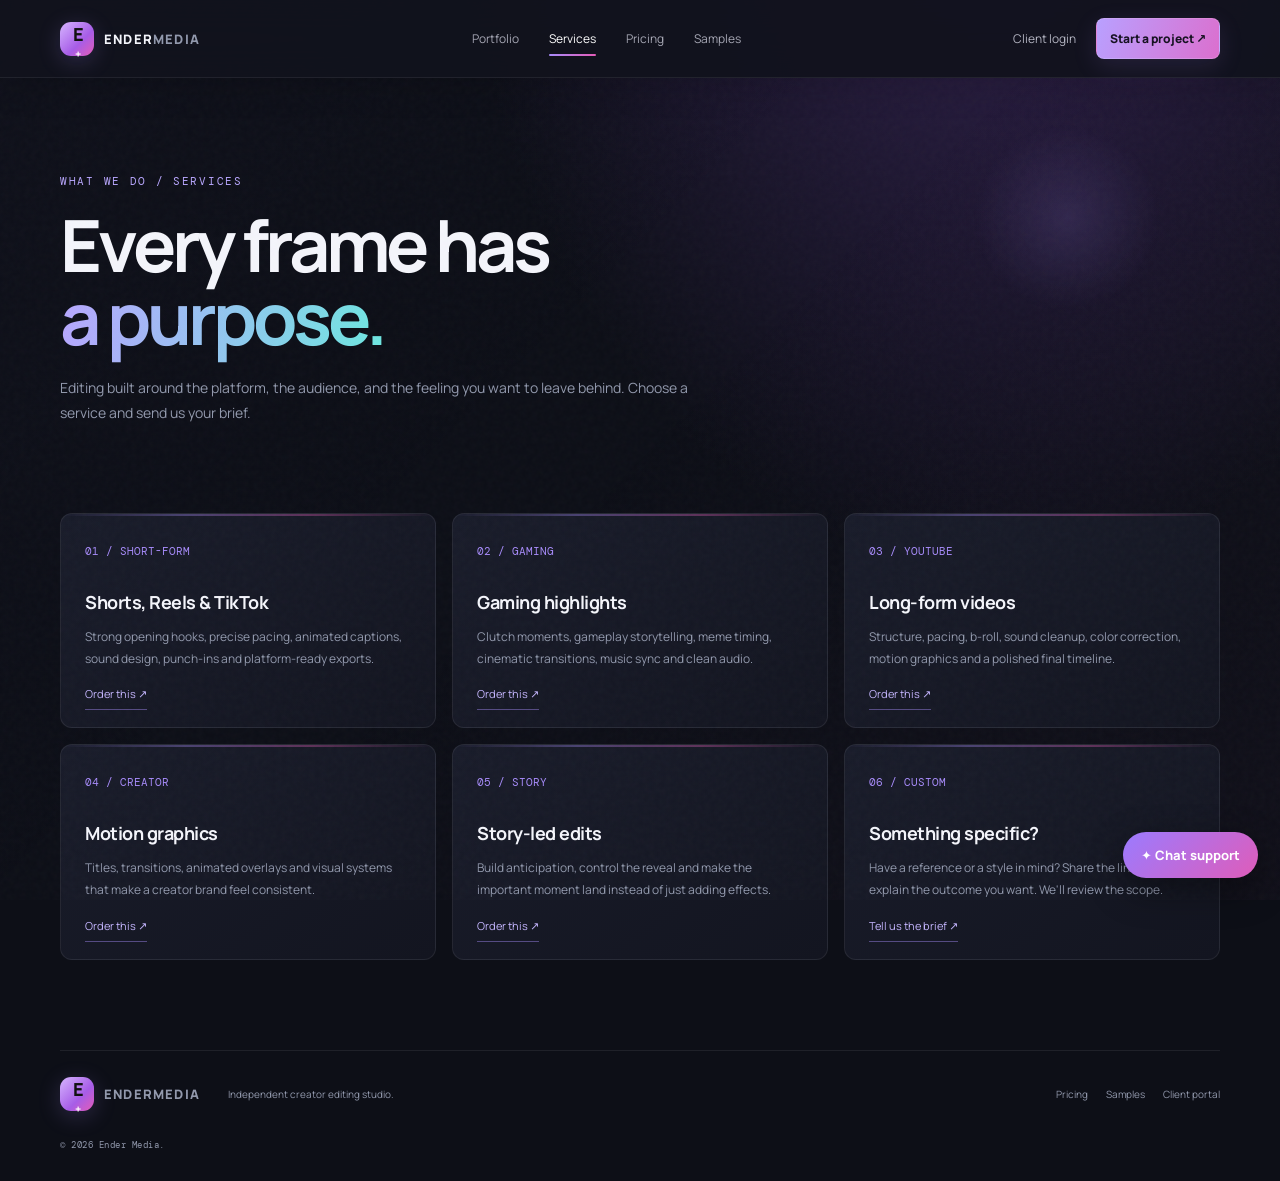
<file: services.html>
<!doctype html><html lang="en"><head><meta charset="utf-8"><meta name="viewport" content="width=device-width,initial-scale=1"><meta name="theme-color" content="#11131d"><title>Services — Ender Media</title><link rel="stylesheet" href="styles.css"></head><body><div class="noise"></div><header class="nav"><a class="brand" href="index.html"><span class="brandmark">E<span>+</span></span><span>ENDER<span class="muted">MEDIA</span></span></a><nav><a href="index.html">Portfolio</a><a class="active" href="services.html">Services</a><a href="pricing.html">Pricing</a><a href="samples.html">Samples</a></nav><div class="navright"><a class="textlink" href="login.html">Client login</a><a class="btn btn-small" href="signup.html">Start a project ↗</a></div><button class="mobilemenu" id="mobileMenu">☰</button></header><main class="wrap"><section class="page-hero"><div class="eyebrow">WHAT WE DO / SERVICES</div><h1>Every frame has<br><span class="gradient">a purpose.</span></h1><p>Editing built around the platform, the audience, and the feeling you want to leave behind. Choose a service and send us your brief.</p></section><section class="content-section"><div class="cards"><article class="info-card"><span class="num">01 / SHORT-FORM</span><h3>Shorts, Reels & TikTok</h3><p>Strong opening hooks, precise pacing, animated captions, sound design, punch-ins and platform-ready exports.</p><a class="underlink" href="order.html">Order this ↗</a></article><article class="info-card"><span class="num">02 / GAMING</span><h3>Gaming highlights</h3><p>Clutch moments, gameplay storytelling, meme timing, cinematic transitions, music sync and clean audio.</p><a class="underlink" href="order.html">Order this ↗</a></article><article class="info-card"><span class="num">03 / YOUTUBE</span><h3>Long-form videos</h3><p>Structure, pacing, b-roll, sound cleanup, color correction, motion graphics and a polished final timeline.</p><a class="underlink" href="order.html">Order this ↗</a></article><article class="info-card"><span class="num">04 / CREATOR</span><h3>Motion graphics</h3><p>Titles, transitions, animated overlays and visual systems that make a creator brand feel consistent.</p><a class="underlink" href="order.html">Order this ↗</a></article><article class="info-card"><span class="num">05 / STORY</span><h3>Story-led edits</h3><p>Build anticipation, control the reveal and make the important moment land instead of just adding effects.</p><a class="underlink" href="order.html">Order this ↗</a></article><article class="info-card"><span class="num">06 / CUSTOM</span><h3>Something specific?</h3><p>Have a reference or a style in mind? Share the link and explain the outcome you want. We'll review the scope.</p><a class="underlink" href="order.html">Tell us the brief ↗</a></article></div></section></main><footer class="footer wrap"><a class="brand" href="index.html"><span class="brandmark">E<span>+</span></span><span>ENDER<span class="muted">MEDIA</span></span></a><span>Independent creator editing studio.</span><div><a href="pricing.html">Pricing</a><a href="samples.html">Samples</a><a href="login.html">Client portal</a></div><small>© 2026 Ender Media.</small></footer><script src="app.js"></script></body></html>
</file>
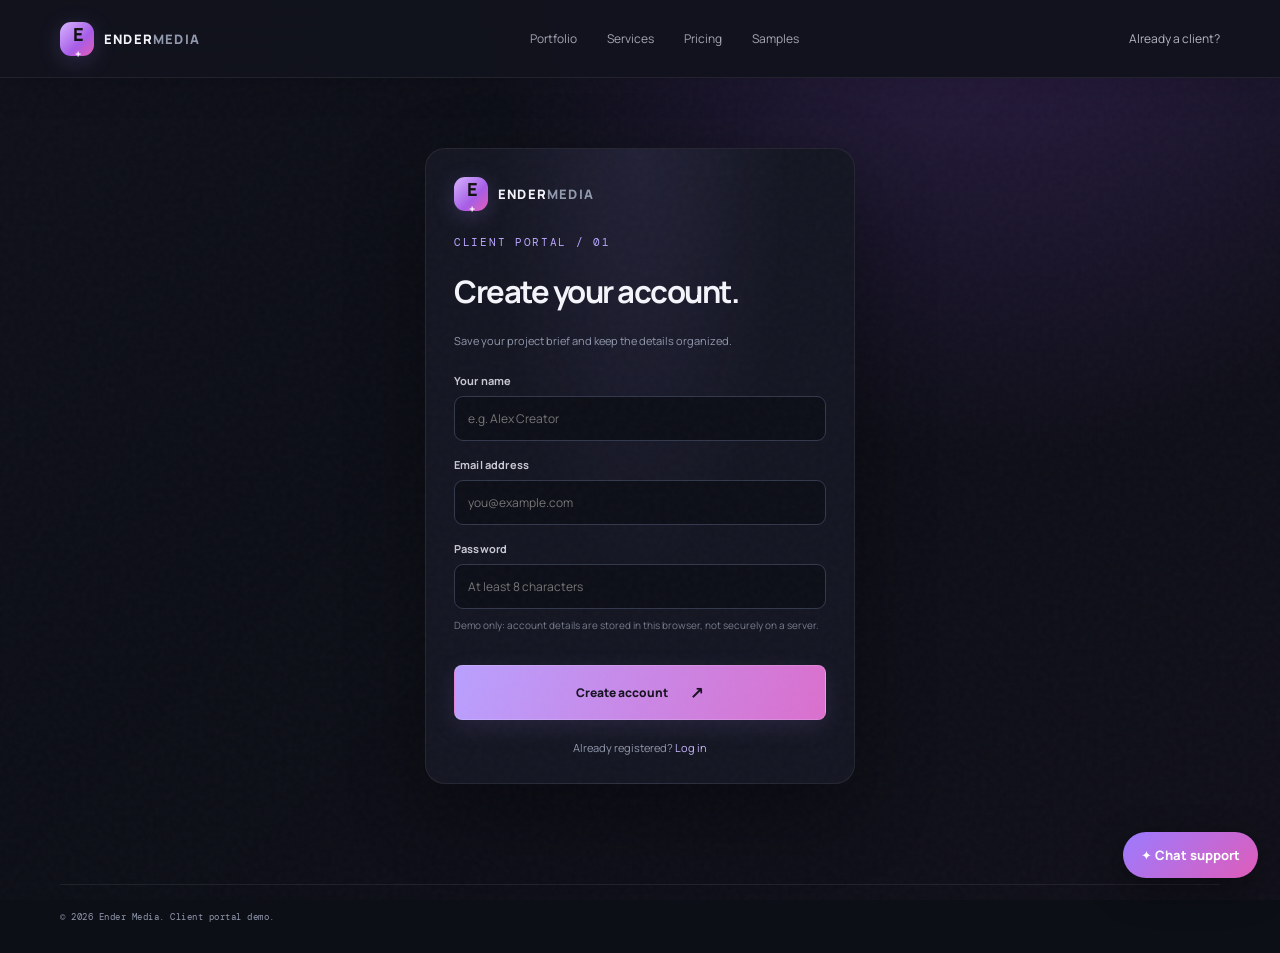
<file: signup.html>
<!doctype html><html lang="en"><head><meta charset="utf-8"><meta name="viewport" content="width=device-width,initial-scale=1"><meta name="theme-color" content="#11131d"><title>Create account — Ender Media</title><link rel="stylesheet" href="styles.css"></head><body><div class="noise"></div><header class="nav"><a class="brand" href="index.html"><span class="brandmark">E<span>+</span></span><span>ENDER<span class="muted">MEDIA</span></span></a><nav><a href="index.html">Portfolio</a><a href="services.html">Services</a><a href="pricing.html">Pricing</a><a href="samples.html">Samples</a></nav><div class="navright"><a class="textlink" href="login.html">Already a client?</a></div></header><main class="auth-wrap"><a class="brand" href="index.html"><span class="brandmark">E<span>+</span></span><span>ENDER<span class="muted">MEDIA</span></span></a><div class="form-card"><div class="eyebrow">CLIENT PORTAL / 01</div><h1 style="font-size:31px;letter-spacing:-1.5px">Create your account.</h1><p class="sub">Save your project brief and keep the details organized.</p><form id="signupForm"><div class="field"><label for="name">Your name</label><input id="name" required autocomplete="name" placeholder="e.g. Alex Creator"></div><div class="field"><label for="email">Email address</label><input id="email" type="email" required autocomplete="email" placeholder="you@example.com"></div><div class="field"><label for="password">Password</label><input id="password" type="password" required minlength="8" autocomplete="new-password" placeholder="At least 8 characters"><span class="hint">Demo only: account details are stored in this browser, not securely on a server.</span></div><div id="formError" class="error"></div><button class="btn" type="submit">Create account <span>↗</span></button></form><div class="auth-foot">Already registered? <a href="login.html" style="color:#c7b8ff">Log in</a></div></div></main><footer class="footer wrap"><small>© 2026 Ender Media. Client portal demo.</small></footer><script src="app.js"></script></body></html>
</file>
<file: styles.css>
@import url('https://fonts.googleapis.com/css2?family=DM+Mono:wght@400;500&family=Manrope:wght@400;500;600;700;800&display=swap');
:root{--bg:#090a0f;--panel:#11131c;--panel2:#171925;--text:#f4f4f8;--muted:#8b8e9f;--line:#282a38;--purple:#a78bfa;--cyan:#6de7e0;--orange:#ff9a70}*{box-sizing:border-box}html{scroll-behavior:smooth}body{margin:0;background:var(--bg);color:var(--text);font-family:Manrope,system-ui,sans-serif;overflow-x:hidden}a{color:inherit;text-decoration:none}button,input,textarea,select{font:inherit}.noise{pointer-events:none;position:fixed;inset:0;z-index:8;opacity:.045;background-image:url("data:image/svg+xml,%3Csvg viewBox='0 0 180 180' xmlns='http://www.w3.org/2000/svg'%3E%3Cfilter id='n'%3E%3CfeTurbulence type='fractalNoise' baseFrequency='.9' numOctaves='3' stitchTiles='stitch'/%3E%3C/filter%3E%3Crect width='100%25' height='100%25' filter='url(%23n)' opacity='.6'/%3E%3C/svg%3E")}.wrap{width:min(1160px,calc(100% - 48px));margin:auto}.nav{height:78px;display:flex;align-items:center;justify-content:space-between;padding:0 max(24px,calc((100vw - 1160px)/2));border-bottom:1px solid #ffffff0d;position:sticky;top:0;z-index:10;background:#090a0fe8;backdrop-filter:blur(18px)}.brand{display:flex;align-items:center;gap:10px;font-weight:800;font-size:13px;letter-spacing:1.2px}.brandmark{width:34px;height:34px;border-radius:11px;display:grid;place-items:center;background:linear-gradient(135deg,#b8a2ff,#6f5be7);color:#111;font-size:18px;letter-spacing:-2px}.brandmark span{font-size:11px;color:#fff}.muted{color:var(--muted)}nav{display:flex;gap:30px;color:#a6a7b4;font-size:12px}nav a:hover,nav a.active{color:white}.navright{display:flex;align-items:center;gap:20px}.textlink{font-size:12px;color:#b3b4c1}.btn{display:inline-flex;align-items:center;justify-content:center;gap:22px;padding:15px 19px;background:var(--purple);color:#100d1b;font-weight:800;font-size:12px;border-radius:8px;transition:.2s;box-shadow:0 0 0 0 #a78bfa33}.btn:hover{transform:translateY(-2px);box-shadow:0 8px 30px #a78bfa22}.btn span{font-size:17px}.btn-small{padding:11px 13px;gap:12px}.btn-ghost{background:#ffffff08;color:#eee;border:1px solid var(--line);box-shadow:none}.sound{border:0;background:none;color:#bcb7da;font-size:12px;cursor:pointer}.mobilemenu{display:none;background:none;border:0;color:white;font-size:22px}.hero{min-height:690px;display:grid;grid-template-columns:1fr 1.05fr;align-items:center;gap:35px;padding-top:60px;padding-bottom:75px}.eyebrow{font:11px 'DM Mono',monospace;letter-spacing:1.7px;color:#b9a7ff;display:flex;align-items:center;gap:10px}.pulse{width:7px;height:7px;border-radius:50%;background:var(--cyan);box-shadow:0 0 12px #6de7e0}.hero h1{font-size:clamp(54px,6.5vw,88px);line-height:.99;letter-spacing:-5px;margin:26px 0 22px;font-weight:800}.gradient{background:linear-gradient(100deg,#b9a5ff,#6de7e0);color:transparent;background-clip:text}.hero-copy{color:#a3a5b4;line-height:1.8;font-size:14px;max-width:410px}.hero-actions{display:flex;gap:12px;margin-top:28px}.proof{display:flex;align-items:center;gap:13px;margin-top:52px}.avatars{display:flex}.avatars i{font-style:normal;width:28px;height:28px;border-radius:50%;display:grid;place-items:center;background:#28243d;border:2px solid var(--bg);margin-right:-7px;font-size:10px;color:#d9d0ff}.avatars i:nth-child(2){background:#25413f}.avatars i:nth-child(3){background:#54402e}.proof b,.proof small{display:block}.proof b{font-size:11px}.proof small{font-size:9px;color:var(--muted);margin-top:4px}.proofline{height:28px;width:1px;background:var(--line);margin:0 7px}.hero-art{height:485px;position:relative;display:flex;align-items:center;justify-content:center}.art-grid{position:absolute;inset:5% 0;background-image:linear-gradient(#ffffff08 1px,transparent 1px),linear-gradient(90deg,#ffffff08 1px,transparent 1px);background-size:36px 36px;mask-image:radial-gradient(ellipse,#000 15%,transparent 70%)}.frame{position:absolute;border:1px solid #ffffff24;background:#12141f;padding:10px;border-radius:12px;box-shadow:0 25px 70px #0008}.frame-back{width:57%;height:65%;transform:rotate(-8deg) translate(-45px,12px);opacity:.8}.frame-front{width:65%;height:76%;transform:rotate(4deg) translate(25px,10px);z-index:2}.frame-label{display:flex;justify-content:space-between;font:9px 'DM Mono',monospace;color:#b8b8c7;padding:5px 2px 10px;letter-spacing:.7px}.live{color:var(--cyan)}.fake-video{height:calc(100% - 48px);border-radius:6px;position:relative;overflow:hidden}.raw{background:linear-gradient(150deg,#2e4055,#c67d6b 55%,#24203e)}.mountain{position:absolute;bottom:0;left:-5%;width:110%;height:65%;background:linear-gradient(145deg,#19202e 0 30%,#29243d 31% 52%,#10141f 53%);clip-path:polygon(0 100%,0 50%,18% 25%,32% 55%,53% 5%,74% 50%,87% 25%,100% 57%,100% 100%)}.play{position:absolute;left:50%;top:50%;transform:translate(-50%,-50%);background:#fff3;border:1px solid #fff8;border-radius:50%;padding:13px 15px;font-size:12px}.timecode{position:absolute;bottom:12px;left:12px;font:9px 'DM Mono';color:white}.final{background:radial-gradient(ellipse at 65% 25%,#4b3677 0,#171629 42%,#0d1019 80%)}.orbit{position:absolute;width:240px;height:240px;border:1px solid #a78bfa55;border-radius:50%;right:-65px;top:-45px;box-shadow:0 0 70px #a78bfa18,inset 0 0 45px #6de7e018}.big-e{position:absolute;right:25px;top:24px;font-size:65px;font-weight:800;color:#d8ceff;opacity:.95;letter-spacing:-8px}.big-e span{font-size:18px;color:var(--cyan);vertical-align:top}.video-title{position:absolute;left:23px;bottom:55px;font-size:clamp(20px,3vw,34px);font-weight:500;line-height:1.05;letter-spacing:-1px}.video-title b{color:var(--cyan)}.captionline{position:absolute;bottom:22px;left:24px;font:8px 'DM Mono';letter-spacing:2px;color:#c7c2e5}.timeline{height:8px;position:absolute;bottom:12px;left:11px;right:11px;display:flex;gap:3px}.timeline span{background:#9272e8;border-radius:2px;flex:1}.timeline span:nth-child(2){background:#6de7e0}.timeline span:nth-child(3){background:#d6a1ff}.timeline span:nth-child(4){background:#7770b7}.timeline span:nth-child(5){background:#6de7e0}.timeline i{position:absolute;left:60%;top:-4px;height:16px;width:1px;background:white}.floating-tag{position:absolute;z-index:3;background:#191b28;border:1px solid #ffffff1c;padding:11px 13px;border-radius:7px;font:9px 'DM Mono';letter-spacing:.7px;box-shadow:0 8px 30px #0005}.tag-top{top:12%;right:2%}.tag-bottom{bottom:10%;left:2%;display:flex;gap:8px;align-items:center}.ticker{overflow:hidden;border-block:1px solid #ffffff12;background:#0d0e15;padding:18px 0;white-space:nowrap;font:11px 'DM Mono';letter-spacing:2px;color:#8e90a0}.ticker div{min-width:max-content;animation:marquee 28s linear infinite}.ticker b{color:var(--purple);margin:0 28px}@keyframes marquee{to{transform:translateX(-35%)}}.section{padding-top:105px;padding-bottom:90px}.section-head{display:flex;align-items:end;justify-content:space-between;margin-bottom:34px}.section h2,.cta h2{font-size:clamp(32px,4vw,49px);letter-spacing:-2px;line-height:1.12;margin:17px 0 0}.underlink{font-size:11px;color:#d2c6ff;border-bottom:1px solid #a78bfa70;padding-bottom:8px}.sample-grid{display:grid;grid-template-columns:repeat(3,1fr);gap:18px}.sample-card{border:1px solid #ffffff12;background:#10111a;border-radius:12px;overflow:hidden;transition:.25s}.sample-card:hover{transform:translateY(-5px);border-color:#a78bfa55}.sample-thumb{height:235px;position:relative;overflow:hidden}.sample-purple .sample-thumb{background:linear-gradient(135deg,#3c255d,#161323 65%)}.sample-orange .sample-thumb{background:linear-gradient(135deg,#6a3028,#1d151b 70%)}.sample-blue .sample-thumb{background:linear-gradient(135deg,#143f59,#121725 75%)}.sample-chip,.duration{position:absolute;top:15px;left:15px;font:9px 'DM Mono';letter-spacing:1px;border:1px solid #ffffff38;border-radius:4px;padding:7px 8px;background:#0a0a1290}.duration{left:auto;right:15px}.sample-big{position:absolute;left:24px;bottom:33px;font-size:36px;letter-spacing:-2px;line-height:.94}.sample-big b{color:#c3adff}.sample-orange .sample-big b{color:#ffa37d}.sample-blue .sample-big b{color:#7ed8ff}.gloworb,.sun,.blueorb{position:absolute;width:170px;height:170px;border-radius:50%;right:-20px;top:30px;background:radial-gradient(circle,#a78bfa 0,#7955b9 25%,transparent 70%);filter:blur(1px);opacity:.7}.sun{background:radial-gradient(circle,#ffc17a 0,#b84f35 35%,transparent 70%)}.blueorb{background:radial-gradient(circle,#8af4ff 0,#1c82b3 35%,transparent 70%)}.playbtn{position:absolute;right:20px;bottom:20px;width:35px;height:35px;border-radius:50%;display:grid;place-items:center;background:#ffffff22;border:1px solid #ffffff55;font-size:10px}.sample-meta{display:flex;align-items:center;justify-content:space-between;padding:17px}.sample-meta b,.sample-meta small{display:block}.sample-meta b{font-size:12px}.sample-meta small{color:var(--muted);font-size:10px;margin-top:7px}.sample-meta>span{color:#b9a5ff}.cta{position:relative;overflow:hidden;text-align:center;padding:85px 20px 90px;border:1px solid #ffffff14;border-radius:18px;background:radial-gradient(ellipse at 50% 110%,#352557 0,transparent 55%),#10111a;margin-bottom:100px}.cta .eyebrow{justify-content:center}.cta h2{font-size:clamp(42px,6vw,68px);margin:18px 0}.cta p{color:var(--muted);font-size:13px;margin-bottom:28px}.cta-orb{position:absolute;top:-160px;left:calc(50% - 120px);width:240px;height:240px;border:1px solid #a78bfa22;border-radius:50%;box-shadow:0 0 100px #a78bfa12}.footer{display:flex;align-items:center;gap:28px;flex-wrap:wrap;border-top:1px solid #ffffff12;padding-top:26px;padding-bottom:30px;color:var(--muted);font-size:10px}.footer>div{margin-left:auto;display:flex;gap:18px}.footer small{width:100%;font:9px 'DM Mono';letter-spacing:.5px}.page-hero{padding:85px 0 50px}.page-hero h1{font-size:clamp(42px,6vw,72px);letter-spacing:-4px;line-height:1.02;margin:20px 0}.page-hero p{color:var(--muted);line-height:1.8;max-width:620px;font-size:14px}.content-section{padding:20px 0 90px}.cards{display:grid;grid-template-columns:repeat(3,1fr);gap:16px}.info-card,.panel{border:1px solid var(--line);border-radius:12px;background:var(--panel);padding:24px}.info-card .num{font:11px 'DM Mono';color:var(--purple)}.info-card h3{font-size:18px;margin:30px 0 10px}.info-card p{font-size:12px;color:var(--muted);line-height:1.8}.price{font-size:30px;font-weight:800;letter-spacing:-1px;margin:20px 0}.price small{font-size:11px;color:var(--muted);font-weight:500;letter-spacing:0}.price-card{position:relative}.price-card.featured{border-color:#a78bfa88;background:linear-gradient(145deg,#211a35,#11131c 65%)}.popular{position:absolute;top:16px;right:16px;font:9px 'DM Mono';color:var(--cyan)}.price-list{list-style:none;padding:0;color:#b6b7c5;font-size:11px;line-height:2.5;margin:20px 0 25px}.price-list li:before{content:'✓';color:var(--cyan);margin-right:9px}.form-shell{width:min(760px,calc(100% - 36px));margin:50px auto 90px}.form-top{margin-bottom:28px}.form-top h1{font-size:42px;letter-spacing:-2px;margin:12px 0}.form-top p{color:var(--muted);font-size:13px;line-height:1.7}.steps{display:flex;gap:8px;margin:25px 0}.step{flex:1;height:4px;background:#272938;border-radius:10px}.step.on{background:var(--purple)}.form-card{background:var(--panel);border:1px solid var(--line);border-radius:14px;padding:28px}.form-card h2{font-size:17px;margin:0 0 6px}.form-card .sub{font-size:11px;color:var(--muted);margin:0 0 25px}.field-grid{display:grid;grid-template-columns:1fr 1fr;gap:16px}.field{display:flex;flex-direction:column;gap:8px;margin-bottom:16px}.field label{font-size:11px;color:#c9c9d4}.field input,.field textarea,.field select{width:100%;background:#0b0c12;border:1px solid #303241;border-radius:7px;padding:13px;color:#f6f5fb;outline:none;font-size:12px}.field input:focus,.field textarea:focus,.field select:focus{border-color:#a78bfa}.field textarea{min-height:115px;resize:vertical;line-height:1.6}.field input[type=file]{padding:11px}.hint{font-size:10px;color:#777b8d;line-height:1.6}.form-actions{display:flex;justify-content:space-between;gap:12px;margin-top:20px}.error{color:#ff8d8d;font-size:11px;min-height:16px}.success{border:1px solid #6de7e044;background:#12201e;padding:18px;border-radius:8px;color:#a7f4e6;font-size:12px;line-height:1.8}.auth-wrap{width:min(430px,calc(100% - 36px));margin:70px auto 100px}.auth-wrap .form-card{padding:30px}.auth-wrap .brand{margin-bottom:30px}.auth-wrap .btn{width:100%}.auth-foot{text-align:center;color:var(--muted);font-size:11px;margin-top:20px}.admin-layout{display:grid;grid-template-columns:220px 1fr;min-height:calc(100vh - 78px)}.sidebar{border-right:1px solid var(--line);padding:26px 16px;background:#0c0d13}.sidebar small{font:9px 'DM Mono';letter-spacing:1.5px;color:#777b8d;padding:12px}.side-link{display:block;padding:12px 13px;color:#a7a9b8;font-size:12px;border-radius:7px;margin-top:4px;cursor:pointer;background:none;border:0;text-align:left;width:100%}.side-link.active,.side-link:hover{background:#a78bfa18;color:#d7cbff}.admin-main{padding:35px;min-width:0}.admin-head{display:flex;align-items:center;justify-content:space-between;gap:20px;margin-bottom:28px}.admin-head h1{font-size:29px;letter-spacing:-1px;margin:0 0 7px}.admin-head p{font-size:11px;color:var(--muted);margin:0}.stats{display:grid;grid-template-columns:repeat(4,1fr);gap:13px;margin-bottom:20px}.stat{padding:19px;border:1px solid var(--line);background:var(--panel);border-radius:10px}.stat span{font-size:10px;color:var(--muted)}.stat strong{display:block;font-size:25px;letter-spacing:-1px;margin:12px 0 7px}.stat small{font-size:9px;color:#8e91a3}.admin-grid{display:grid;grid-template-columns:1.5fr 1fr;gap:16px}.panel h3{font-size:13px;margin:0 0 18px}.table-wrap{overflow:auto}table{width:100%;border-collapse:collapse;font-size:10px;white-space:nowrap}th{text-align:left;color:#777b8d;font-weight:500;padding:12px 9px;border-bottom:1px solid var(--line)}td{padding:14px 9px;border-bottom:1px solid #ffffff0b;color:#d0d1dc}.status{display:inline-block;padding:5px 7px;border-radius:4px;font-size:9px;background:#a78bfa1a;color:#c6b6ff}.status.completed{background:#6de7e015;color:#6de7e0}.status.progress{background:#ffb97818;color:#ffbf8c}.barrow{display:flex;align-items:center;gap:12px;margin:17px 0;font-size:10px;color:#bfc0cd}.barrow span{width:90px}.bar{height:6px;background:#282a38;border-radius:5px;flex:1;overflow:hidden}.bar i{display:block;height:100%;background:linear-gradient(90deg,#a78bfa,#6de7e0);border-radius:5px}.barrow b{width:25px;text-align:right;font-weight:500}.toggle{display:flex;align-items:center;gap:8px;font-size:10px;color:#c9c5dc;cursor:pointer}.toggle input{accent-color:#a78bfa}.hiddenmoney .money{filter:blur(8px);user-select:none}.demo-note{padding:13px 16px;border:1px solid #ffbf8c33;background:#ffbf8c0b;color:#d9bca3;font-size:10px;border-radius:8px;margin-bottom:20px;line-height:1.7}.admin-content[hidden]{display:none}.order-detail{margin-top:16px}.order-detail .field{margin:0}.sample-upload{border:1px dashed #4b4d61;padding:24px;text-align:center;border-radius:9px;color:var(--muted);font-size:11px}.empty{padding:28px;text-align:center;color:var(--muted);font-size:12px}@media(max-width:850px){nav{gap:15px}.navright .textlink,.navright .sound{display:none}.hero{grid-template-columns:1fr;padding-top:55px;gap:0}.hero-art{height:410px}.hero h1{font-size:66px}.proof{margin-top:32px}.sample-grid,.cards{grid-template-columns:1fr 1fr}.sample-card:last-child{display:none}.stats{grid-template-columns:1fr 1fr}.admin-layout{grid-template-columns:1fr}.sidebar{display:flex;gap:5px;overflow:auto;border-right:0;border-bottom:1px solid var(--line);padding:10px}.sidebar small{display:none}.side-link{white-space:nowrap;width:auto}.admin-main{padding:22px}.admin-grid{grid-template-columns:1fr}}@media(max-width:560px){.wrap{width:calc(100% - 34px)}.nav{height:66px;padding:0 17px}.nav nav{display:none}.navright .btn{display:none}.mobilemenu{display:block}.nav.menu-open nav{display:flex;position:absolute;top:65px;left:0;right:0;padding:18px;background:#10111a;flex-direction:column;border-bottom:1px solid var(--line)}.hero{padding-top:48px;padding-bottom:45px}.hero h1{font-size:57px;letter-spacing:-3px}.hero-copy{font-size:13px}.hero-art{height:335px;margin-top:20px}.frame-back{width:59%;height:62%}.frame-front{width:68%;height:75%}.floating-tag{font-size:7px}.tag-top{right:0}.tag-bottom{left:0}.proof{flex-wrap:wrap}.section{padding:70px 0}.section-head{align-items:start;gap:18px;flex-direction:column}.section h2{font-size:35px}.sample-grid,.cards{grid-template-columns:1fr}.sample-card:last-child{display:block}.sample-thumb{height:225px}.cta{margin-bottom:60px;padding:65px 15px}.footer{gap:15px}.footer>div{margin-left:0;width:100%}.field-grid{grid-template-columns:1fr;gap:0}.form-shell{margin-top:35px}.form-card{padding:20px}.form-top h1{font-size:35px}.stats{gap:8px}.stat{padding:13px}.stat strong{font-size:21px}.admin-head{align-items:start;flex-direction:column}.admin-main{padding:16px}.sidebar{padding:8px}.side-link{font-size:10px;padding:10px}.page-hero{padding:55px 0 30px}.page-hero h1{letter-spacing:-2px}.price{font-size:27px}}


/* === ENDER MEDIA PREMIUM SYSTEM — consistent across every page === */
:root{
  --bg:#0d0f17;--panel:#171a27;--panel2:#1d2030;--text:#f4f5fb;
  --muted:#9299ad;--line:#292d40;--purple:#a78bfa;--cyan:#63e6df;
  --pink:#e45cb8;--orange:#ffad82;
}
body{background:radial-gradient(ellipse at 78% -12%,#30204c 0%,transparent 38%),var(--bg);color:var(--text)}
body:before{content:"";position:fixed;inset:0;pointer-events:none;z-index:-1;background:linear-gradient(135deg,#a78bfa05,transparent 45%,#e45cb805)}
::selection{background:#a78bfa55;color:#fff}
a,button,.sample-card,.info-card,.panel,.form-card,.stat{transition:background .22s ease,border-color .22s ease,box-shadow .22s ease,transform .22s ease}
.nav{background:#11131df0;border-bottom-color:#ffffff12;box-shadow:0 8px 35px #0002}
.brandmark{box-shadow:0 5px 22px #a78bfa35;background:linear-gradient(135deg,#d6b5ff,#a75de7 60%,#e45cb8)}
nav a{position:relative;padding:9px 0}
nav a:after{content:"";position:absolute;left:0;right:100%;bottom:0;height:2px;border-radius:2px;background:linear-gradient(90deg,var(--purple),var(--pink));transition:right .2s}
nav a:hover:after,nav a.active:after{right:0}
.btn{background:linear-gradient(110deg,#b9a0ff,#db6fce);color:#171222;border:1px solid #ffffff25;box-shadow:0 7px 24px #a78bfa20}
.btn:hover{box-shadow:0 12px 34px #a78bfa3b;transform:translateY(-3px)}
.btn-ghost{background:#ffffff06;color:#f2efff;border-color:#ffffff1b;box-shadow:none}
.hero{position:relative}
.hero:before{content:"";position:absolute;left:-12%;top:15%;width:330px;height:330px;background:#a78bfa0c;filter:blur(60px);border-radius:50%;pointer-events:none}
.hero-art .frame{border-color:#ffffff22;box-shadow:0 30px 80px #0009,0 0 45px #a78bfa0c}
.ticker{border-block:1px solid #ffffff12;background:#151725}
.section-head{align-items:end}
.sample-card,.info-card,.panel,.form-card,.stat{background:linear-gradient(145deg,#191c2a,#131520);border-color:#ffffff13;box-shadow:0 12px 40px #00013}
.sample-card:hover,.info-card:hover{border-color:#a78bfa66;box-shadow:0 18px 50px #0004,0 0 30px #a78bfa0b}
.sample-thumb{isolation:isolate}
.sample-thumb:after{content:"";position:absolute;inset:0;pointer-events:none;background:linear-gradient(180deg,transparent 45%,#07081199)}
.sample-big,.sample-chip,.duration,.playbtn{z-index:1}
.gloworb,.sun,.blueorb{filter:blur(2px);opacity:.8}
.page-hero{position:relative;padding-top:96px}
.page-hero:after{content:"";position:absolute;right:5%;top:45px;width:190px;height:190px;border-radius:50%;background:radial-gradient(circle,#a78bfa24,transparent 70%);pointer-events:none}
.page-hero h1{max-width:850px;text-wrap:balance}
.page-hero p{max-width:650px}
.content-section{padding-top:24px}
.info-card,.price-card{position:relative;overflow:hidden}
.info-card:before,.price-card:before{content:"";position:absolute;inset:0 0 auto;height:2px;background:linear-gradient(90deg,transparent,#a78bfa88,#e45cb888,transparent);opacity:.65}
.info-card h3{letter-spacing:-.5px}
.price-card.featured{background:radial-gradient(ellipse at 100% 0%,#8f5ad02b,transparent 45%),linear-gradient(145deg,#211a35,#12141e 70%);box-shadow:0 18px 50px #0004,0 0 35px #a78bfa0c}
.popular{background:#6de7e016;padding:6px 9px;border-radius:999px}
.price-list{color:#c1c3d2}
.form-shell{position:relative}
.form-top{padding:24px 26px;border:1px solid #ffffff12;border-radius:14px;background:radial-gradient(ellipse at 100% 0%,#a78bfa15,transparent 50%),#151724;margin-bottom:16px}
.form-top h1{letter-spacing:-2.5px}
.form-card{box-shadow:0 24px 70px #0003}
.field label{font-weight:700;letter-spacing:.15px}
.field input,.field textarea,.field select{background:#0d0f18;border-color:#34384c;border-radius:9px;transition:border-color .2s,box-shadow .2s}
.field input:focus,.field textarea:focus,.field select:focus{border-color:#a78bfa;box-shadow:0 0 0 3px #a78bfa18}
.field input[type=file]{background:#11131d}
.steps .step{height:5px;background:#292d40}
.steps .step.on{background:linear-gradient(90deg,#a78bfa,#e45cb8);box-shadow:0 0 14px #a78bfa33}
.auth-wrap{padding:28px;border:1px solid #ffffff12;border-radius:20px;background:radial-gradient(ellipse at 50% 0%,#a78bfa18,transparent 48%),#141622;box-shadow:0 28px 80px #0005}
.auth-wrap .form-card{padding:0;background:transparent;border:0;box-shadow:none}
.auth-wrap .brand{margin-bottom:24px}
.auth-foot a,.underlink{color:#c5b6ff}
.cta{border-color:#ffffff1b;background:radial-gradient(ellipse at 50% 110%,#5c3b8a 0,transparent 57%),linear-gradient(145deg,#171927,#10111a);box-shadow:0 24px 70px #0003}
.footer{border-top-color:#ffffff14}
.demo-note{border-radius:10px;background:linear-gradient(100deg,#ffbf8c0c,#a78bfa08);border-color:#ffbf8c35}
@media(max-width:560px){
 .page-hero{padding-top:64px}
 .auth-wrap{padding:22px 18px;margin-top:38px}
 .form-top{padding:20px}
 .hero h1{letter-spacing:-3px}
}


/* Portfolio home: show the work immediately, with no hero, intro copy, CTA, or footer. */
.portfolio-home .portfolio-gallery{width:min(1320px,calc(100% - 64px));margin:34px auto 60px;min-height:calc(100vh - 112px)}
.portfolio-home .sample-grid{grid-template-columns:repeat(3,minmax(0,1fr));gap:22px}
.portfolio-home .sample-card{border-radius:16px;background:linear-gradient(145deg,#1a1d2b,#11131d);border-color:#ffffff17;box-shadow:0 20px 60px #0003}
.portfolio-home .sample-card:hover{transform:translateY(-6px);border-color:#b99cff88;box-shadow:0 24px 70px #0005,0 0 32px #a78bfa12}
.portfolio-home .sample-thumb{height:clamp(270px,29vw,430px)}
.portfolio-home .sample-big{font-size:clamp(38px,4vw,64px);left:30px;bottom:42px;letter-spacing:-3px}
.portfolio-home .sample-chip,.portfolio-home .duration{font-size:10px;letter-spacing:1.2px;padding:8px 10px}
.portfolio-home .sample-meta{padding:20px 21px;min-height:82px}
.portfolio-home .sample-meta b{font-size:13px}
.portfolio-home .sample-meta small{font-size:11px}
.portfolio-home .playbtn{width:46px;height:46px;display:grid;place-items:center;border:1px solid #ffffff66;border-radius:50%;background:#11131d99;backdrop-filter:blur(10px);position:absolute;right:22px;bottom:22px;color:white;opacity:.9}
.portfolio-home .sample-card:hover .playbtn{background:linear-gradient(135deg,#b9a0ff,#e45cb8);color:#171222;border-color:transparent}
@media(max-width:850px){
 .portfolio-home .portfolio-gallery{width:calc(100% - 36px);margin-top:24px}
 .portfolio-home .sample-grid{grid-template-columns:repeat(2,minmax(0,1fr));gap:16px}
 .portfolio-home .sample-thumb{height:300px}
}
@media(max-width:560px){
 .portfolio-home .portfolio-gallery{width:calc(100% - 28px);margin-top:16px}
 .portfolio-home .sample-grid{grid-template-columns:1fr;gap:16px}
 .portfolio-home .sample-thumb{height:310px}
 .portfolio-home .sample-big{font-size:48px}
 .portfolio-home .sample-meta{padding:16px}
}


/* Real uploaded portfolio video gallery */
.real-video-grid{display:grid;grid-template-columns:repeat(3,minmax(0,1fr));gap:22px;align-items:start}
.real-video-card{min-width:0;overflow:hidden;border:1px solid rgba(255,255,255,.09);border-radius:18px;background:linear-gradient(145deg,rgba(30,32,48,.96),rgba(16,17,27,.98));box-shadow:0 16px 42px rgba(0,0,0,.18);transition:transform .22s ease,border-color .22s ease,box-shadow .22s ease}
.real-video-card:hover{transform:translateY(-4px);border-color:rgba(174,119,255,.55);box-shadow:0 22px 50px rgba(0,0,0,.28)}
.real-video-frame{position:relative;aspect-ratio:16/9;background:#080910;overflow:hidden}
.real-video-frame video{display:block;width:100%;height:100%;object-fit:cover;background:#080910}
.real-video-chip{position:absolute;top:12px;left:12px;z-index:1;padding:6px 9px;border:1px solid rgba(255,255,255,.2);border-radius:7px;background:rgba(12,13,22,.72);backdrop-filter:blur(10px);font-size:10px;font-weight:800;letter-spacing:.12em;color:#fff;pointer-events:none}
.real-video-meta{display:flex;justify-content:space-between;align-items:flex-start;gap:12px;padding:15px 16px 17px}
.real-video-meta h2{font-size:15px;line-height:1.35;margin:0 0 5px;font-weight:750;color:#f7f6ff}
.real-video-meta p{font-size:12px;line-height:1.5;margin:0;color:#a3a4b8}
.video-index{font-size:12px;font-weight:800;letter-spacing:.08em;color:#b58cff;padding-top:2px}
.portfolio-home .portfolio-gallery{width:min(1440px,100%);margin:0 auto;padding:26px clamp(16px,3vw,42px) 48px}
@media(max-width:1000px){.real-video-grid{grid-template-columns:repeat(2,minmax(0,1fr));gap:16px}}
@media(max-width:600px){.real-video-grid{grid-template-columns:1fr;gap:16px}.portfolio-home .portfolio-gallery{padding:16px 14px 32px}.real-video-meta{padding:13px 14px 15px}}

/* YouTube portfolio embeds */
.youtube-video-frame { position: relative; width: 100%; aspect-ratio: 16 / 9; overflow: hidden; background: #080a11; border-radius: inherit; }
.youtube-video-frame iframe { display:block; width:100%; height:100%; min-height:100%; border:0; aspect-ratio:16/9; }
.youtube-video-card .real-video-meta a { color: #c6a7ff; text-decoration: none; }
.youtube-video-card .real-video-meta a:hover { text-decoration: underline; }
</file>
